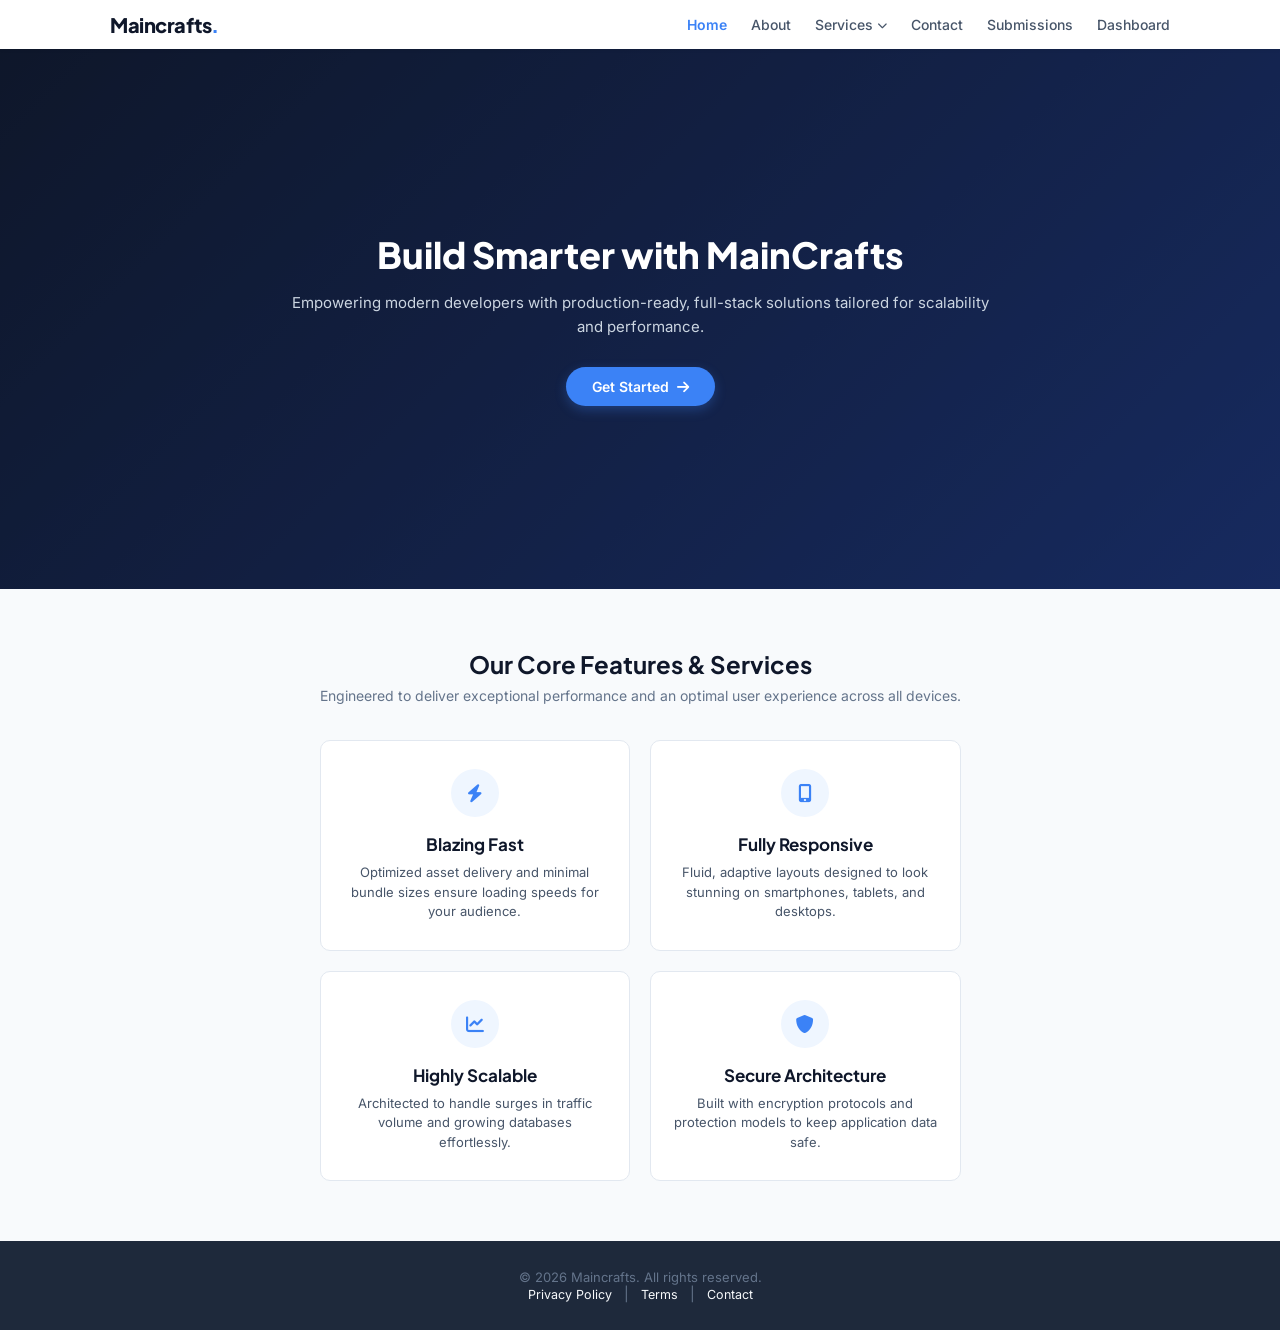
<file: index.html>
<!doctype html>
<html lang="en">
  <head>
    <meta charset="UTF-8" />
    <meta name="viewport" content="width=device-width, initial-scale=1.0" />
    <title>Maincrafts | Home</title>
    <link rel="stylesheet" href="style.css" />
    <link rel="preconnect" href="https://fonts.googleapis.com" />
    <link rel="preconnect" href="https://fonts.gstatic.com" crossorigin />
    <link
      href="https://fonts.googleapis.com/css2?family=Inter:wght@400;500;600&family=Plus+Jakarta+Sans:wght@700;800&display=swap"
      rel="stylesheet"
    />
    <link
      rel="stylesheet"
      href="https://cdnjs.cloudflare.com/ajax/libs/font-awesome/6.0.0/css/all.min.css"
    />
  </head>
  <body>
    <!-- Header & Toggle Navigation -->
    <header class="main-header">
      <div class="header-container">
        <div class="logo">
          <a href="index.html">Maincrafts<span>.</span></a>
        </div>

        <!-- Hamburger Toggle Button -->
        <button
          class="nav-toggle"
          id="navToggle"
          aria-label="Toggle Navigation"
        >
          <i class="fas fa-bars"></i>
        </button>

        <!-- Navigation Menu -->
        <nav class="navbar">
          <ul class="nav-menu" id="navMenu">
            <li class="nav-item">
              <a href="index.html" class="nav-link active">Home</a>
            </li>
            <li class="nav-item">
              <a href="about.html" class="nav-link">About</a>
            </li>
            <li class="nav-item dropdown">
              <a href="#" class="nav-link dropdown-toggle">
                Services <i class="fas fa-chevron-down arrow-icon"></i>
              </a>
              <ul class="dropdown-menu">
                <li><a href="#" class="dropdown-item">Web Development</a></li>
                <li><a href="#" class="dropdown-item">App Design</a></li>
                <li><a href="#" class="dropdown-item">Cloud Solutions</a></li>
              </ul>
            </li>
            <li class="nav-item">
              <a href="contact.html" class="nav-link">Contact</a>
            </li>
            <li class="nav-item">
              <a href="submissions.html" class="nav-link">Submissions</a>
            </li>
            <li class="nav-item">
              <a href="dashboard.html" class="nav-link">Dashboard</a>
            </li>
          </ul>
        </nav>
      </div>
    </header>

    <!-- Hero Section -->
    <section class="hero-section">
      <div class="hero-overlay"></div>
      <div class="hero-container">
        <h1 class="hero-heading">Build Smarter with MainCrafts</h1>
        <p class="hero-tagline">
          Empowering modern developers with production-ready, full-stack
          solutions tailored for scalability and performance.
        </p>
        <div class="hero-cta">
          <a href="contact.html" class="cta-btn"
            >Get Started <i class="fas fa-arrow-right"></i
          ></a>
        </div>
      </div>
    </section>

    <!-- Features / Services Section -->
    <section class="features-section">
      <div class="section-header">
        <h2>Our Core Features & Services</h2>
        <p>
          Engineered to deliver exceptional performance and an optimal user
          experience across all devices.
        </p>
      </div>

      <div class="features-grid">
        <div class="feature-card">
          <div class="icon-box"><i class="fas fa-bolt"></i></div>
          <h3>Blazing Fast</h3>
          <p>
            Optimized asset delivery and minimal bundle sizes ensure loading
            speeds for your audience.
          </p>
        </div>
        <div class="feature-card">
          <div class="icon-box"><i class="fas fa-mobile-alt"></i></div>
          <h3>Fully Responsive</h3>
          <p>
            Fluid, adaptive layouts designed to look stunning on smartphones,
            tablets, and desktops.
          </p>
        </div>
        <div class="feature-card">
          <div class="icon-box"><i class="fas fa-chart-line"></i></div>
          <h3>Highly Scalable</h3>
          <p>
            Architected to handle surges in traffic volume and growing databases
            effortlessly.
          </p>
        </div>
        <div class="feature-card">
          <div class="icon-box"><i class="fas fa-shield-alt"></i></div>
          <h3>Secure Architecture</h3>
          <p>
            Built with encryption protocols and protection models to keep
            application data safe.
          </p>
        </div>
      </div>
    </section>

    <!-- Footer -->
    <footer class="main-footer">
      <div class="footer-container">
        <p>&copy; 2026 Maincrafts. All rights reserved.</p>
        <nav class="footer-links">
          <a href="#">Privacy Policy</a> | <a href="#">Terms</a> |
          <a href="contact.html">Contact</a>
        </nav>
      </div>
    </footer>

    <script src="script.js"></script>
  </body>
</html>
</file>
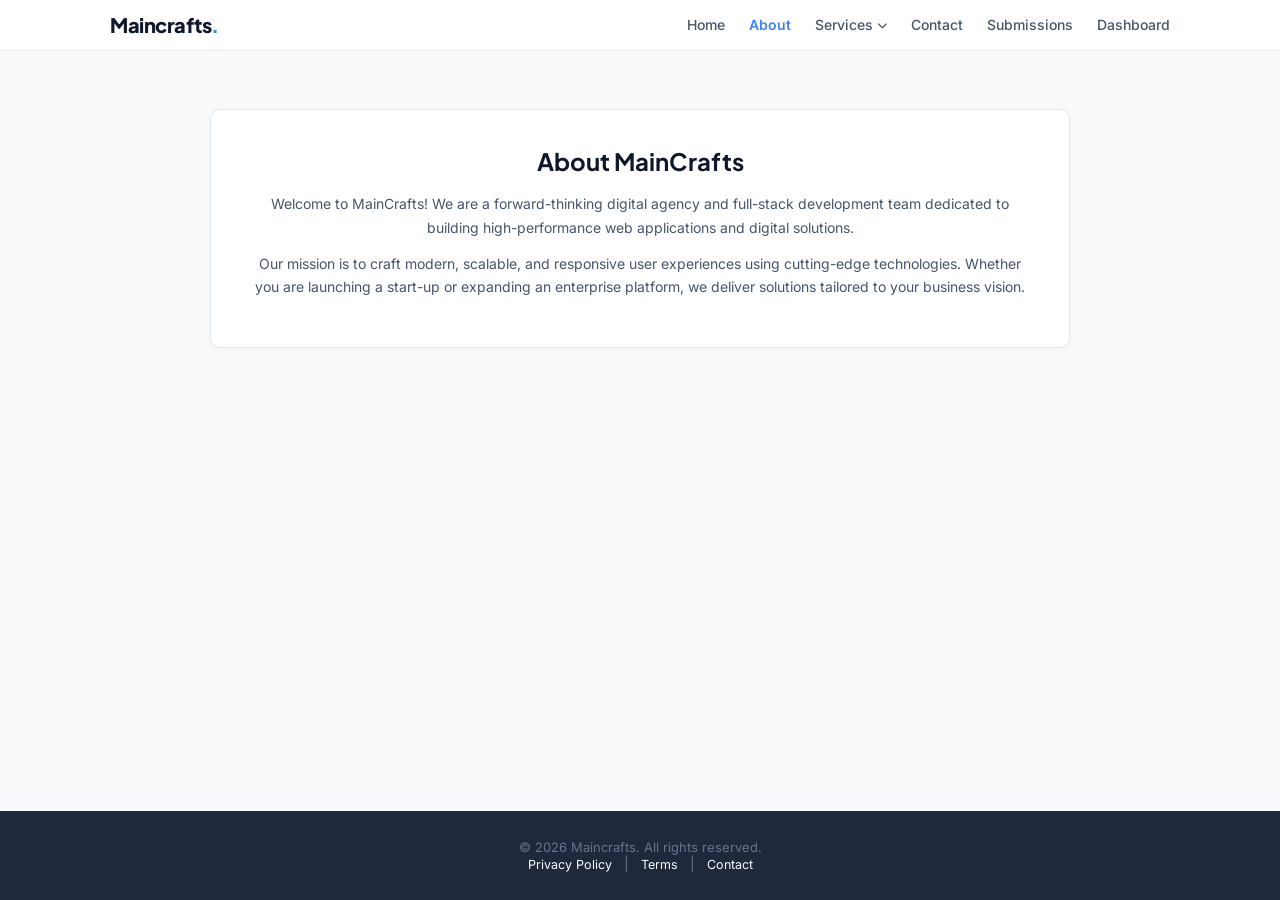
<file: about.html>
<!doctype html>
<html lang="en">
  <head>
    <meta charset="UTF-8" />
    <meta name="viewport" content="width=device-width, initial-scale=1.0" />
    <title>Maincrafts | About Us</title>
    <link rel="stylesheet" href="style.css" />
    <link rel="preconnect" href="https://fonts.googleapis.com" />
    <link rel="preconnect" href="https://fonts.gstatic.com" crossorigin />
    <link
      href="https://fonts.googleapis.com/css2?family=Inter:wght@400;500;600&family=Plus+Jakarta+Sans:wght@700;800&display=swap"
      rel="stylesheet"
    />
    <link
      rel="stylesheet"
      href="https://cdnjs.cloudflare.com/ajax/libs/font-awesome/6.0.0/css/all.min.css"
    />
  </head>
  <body>
    <!-- Header & Toggle Navigation -->
    <header class="main-header">
      <div class="header-container">
        <div class="logo">
          <a href="index.html">Maincrafts<span>.</span></a>
        </div>

        <button
          class="nav-toggle"
          id="navToggle"
          aria-label="Toggle Navigation"
        >
          <i class="fas fa-bars"></i>
        </button>

        <nav class="navbar">
          <ul class="nav-menu" id="navMenu">
            <li class="nav-item">
              <a href="index.html" class="nav-link">Home</a>
            </li>
            <li class="nav-item">
              <a href="about.html" class="nav-link active">About</a>
            </li>
            <li class="nav-item dropdown">
              <a href="#" class="nav-link dropdown-toggle">
                Services <i class="fas fa-chevron-down arrow-icon"></i>
              </a>
              <ul class="dropdown-menu">
                <li><a href="#" class="dropdown-item">Web Development</a></li>
                <li><a href="#" class="dropdown-item">App Design</a></li>
                <li><a href="#" class="dropdown-item">Cloud Solutions</a></li>
              </ul>
            </li>
            <li class="nav-item">
              <a href="contact.html" class="nav-link">Contact</a>
            </li>
            <li class="nav-item">
              <a href="submissions.html" class="nav-link">Submissions</a>
            </li>
            <li class="nav-item">
              <a href="dashboard.html" class="nav-link">Dashboard</a>
            </li>
          </ul>
        </nav>
      </div>
    </header>

    <!-- About Section -->
    <section class="about-section">
      <div class="about-container">
        <div class="about-content">
          <h2>About MainCrafts</h2>
          <p>
            Welcome to MainCrafts! We are a forward-thinking digital agency and
            full-stack development team dedicated to building high-performance
            web applications and digital solutions.
          </p>
          <p>
            Our mission is to craft modern, scalable, and responsive user
            experiences using cutting-edge technologies. Whether you are
            launching a start-up or expanding an enterprise platform, we deliver
            solutions tailored to your business vision.
          </p>
        </div>
      </div>
    </section>

    <!-- Footer -->
    <footer class="main-footer">
      <div class="footer-container">
        <p>&copy; 2026 Maincrafts. All rights reserved.</p>
        <nav class="footer-links">
          <a href="#">Privacy Policy</a> | <a href="#">Terms</a> |
          <a href="contact.html">Contact</a>
        </nav>
      </div>
    </footer>

    <script src="script.js"></script>
  </body>
</html>
</file>
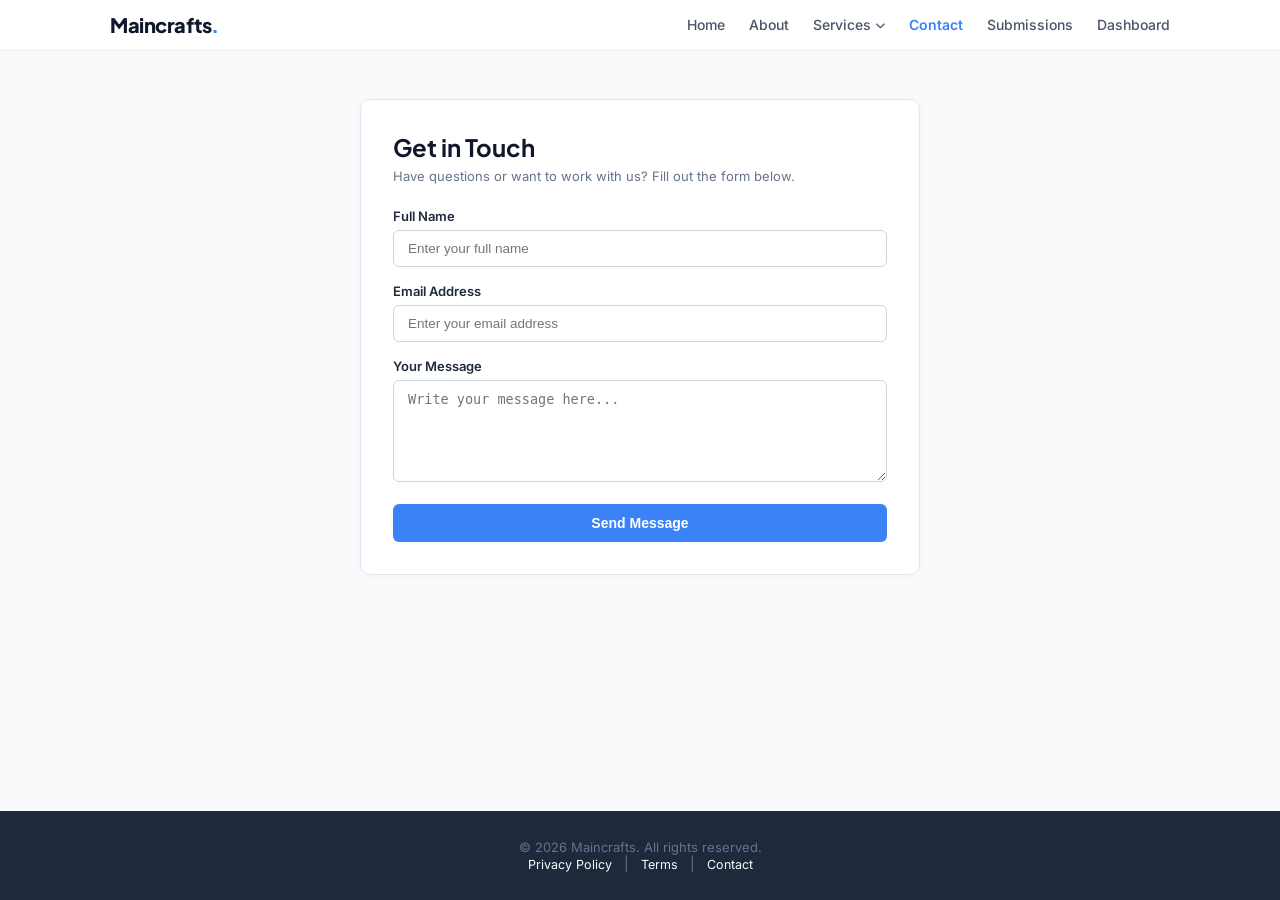
<file: contact.html>
<!doctype html>
<html lang="en">
  <head>
    <meta charset="UTF-8" />
    <meta name="viewport" content="width=device-width, initial-scale=1.0" />
    <title>Maincrafts | Contact Us</title>
    <link rel="stylesheet" href="style.css" />
    <link rel="preconnect" href="https://fonts.googleapis.com" />
    <link rel="preconnect" href="https://fonts.gstatic.com" crossorigin />
    <link
      href="https://fonts.googleapis.com/css2?family=Inter:wght@400;500;600&family=Plus+Jakarta+Sans:wght@700;800&display=swap"
      rel="stylesheet"
    />
    <link
      rel="stylesheet"
      href="https://cdnjs.cloudflare.com/ajax/libs/font-awesome/6.0.0/css/all.min.css"
    />
  </head>
  <body>
    <!-- Header & Toggle Navigation -->
    <header class="main-header">
      <div class="header-container">
        <div class="logo">
          <a href="index.html">Maincrafts<span>.</span></a>
        </div>

        <button
          class="nav-toggle"
          id="navToggle"
          aria-label="Toggle Navigation"
        >
          <i class="fas fa-bars"></i>
        </button>

        <nav class="navbar">
          <ul class="nav-menu" id="navMenu">
            <li class="nav-item">
              <a href="index.html" class="nav-link">Home</a>
            </li>
            <li class="nav-item">
              <a href="about.html" class="nav-link">About</a>
            </li>
            <li class="nav-item dropdown">
              <a href="#" class="nav-link dropdown-toggle">
                Services <i class="fas fa-chevron-down arrow-icon"></i>
              </a>
              <ul class="dropdown-menu">
                <li><a href="#" class="dropdown-item">Web Development</a></li>
                <li><a href="#" class="dropdown-item">App Design</a></li>
                <li><a href="#" class="dropdown-item">Cloud Solutions</a></li>
              </ul>
            </li>
            <li class="nav-item">
              <a href="contact.html" class="nav-link active">Contact</a>
            </li>
            <li class="nav-item">
              <a href="submissions.html" class="nav-link">Submissions</a>
            </li>
            <li class="nav-item">
              <a href="dashboard.html" class="nav-link">Dashboard</a>
            </li>
          </ul>
        </nav>
      </div>
    </header>

    <!-- Contact Form Section -->
    <section class="contact-section">
      <div class="contact-container">
        <h2>Get in Touch</h2>
        <p>Have questions or want to work with us? Fill out the form below.</p>

        <form id="contactForm" class="contact-form" novalidate>
          <div class="form-group">
            <label for="name">Full Name</label>
            <input
              type="text"
              id="name"
              name="name"
              placeholder="Enter your full name"
            />
          </div>

          <div class="form-group">
            <label for="email">Email Address</label>
            <input
              type="email"
              id="email"
              name="email"
              placeholder="Enter your email address"
            />
          </div>

          <div class="form-group">
            <label for="message">Your Message</label>
            <textarea
              id="message"
              name="message"
              rows="5"
              placeholder="Write your message here..."
            ></textarea>
          </div>

          <button type="submit" class="submit-btn">Send Message</button>
        </form>
      </div>
    </section>

    <!-- Footer -->
    <footer class="main-footer">
      <div class="footer-container">
        <p>&copy; 2026 Maincrafts. All rights reserved.</p>
        <nav class="footer-links">
          <a href="#">Privacy Policy</a> | <a href="#">Terms</a> |
          <a href="contact.html">Contact</a>
        </nav>
      </div>
    </footer>

    <script src="script.js"></script>
  </body>
</html>
</file>
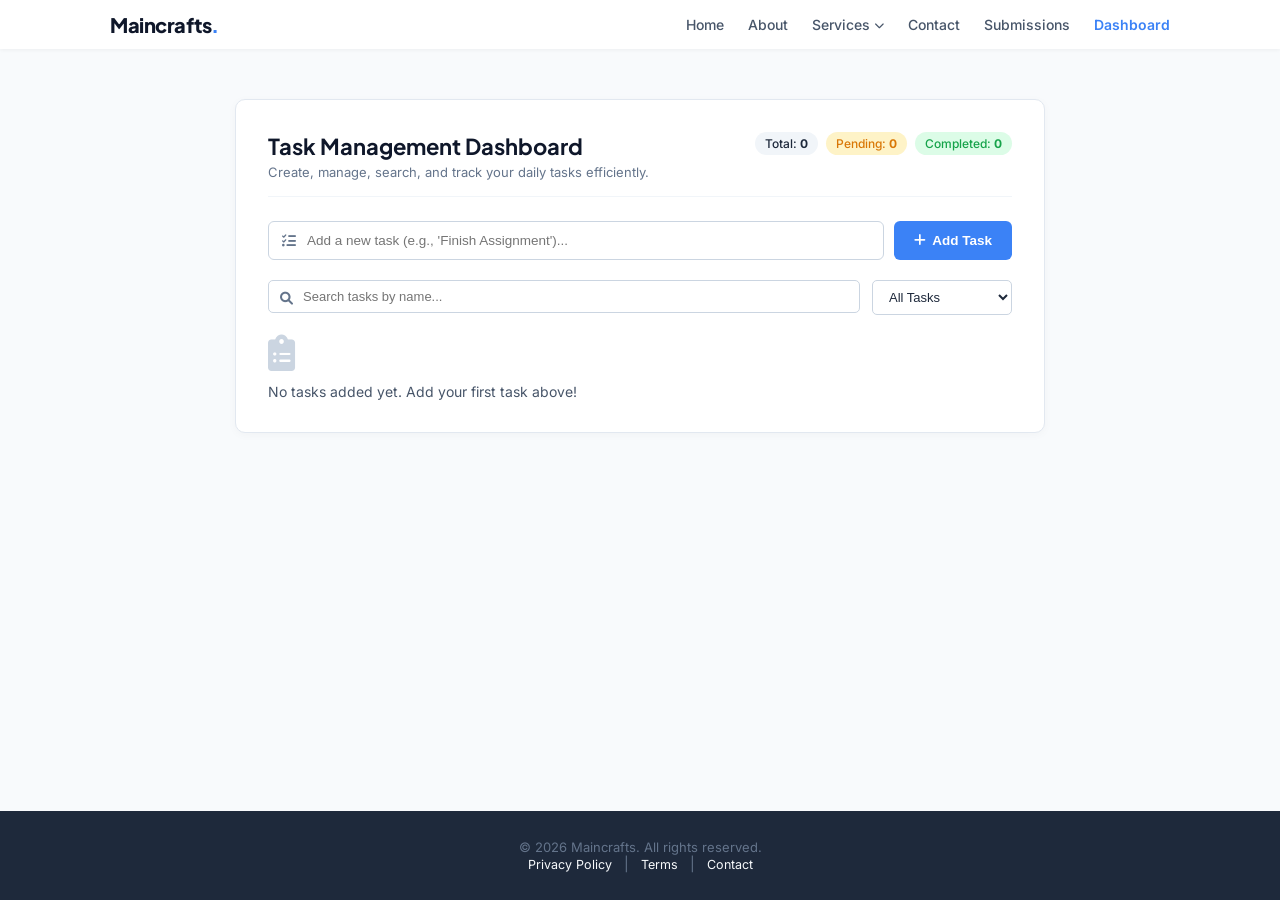
<file: dashboard.html>
<!doctype html>
<html lang="en">
  <head>
    <meta charset="UTF-8" />
    <meta name="viewport" content="width=device-width, initial-scale=1.0" />
    <title>Maincrafts | Task Dashboard</title>
    <link rel="stylesheet" href="style.css" />
    <link rel="preconnect" href="https://fonts.googleapis.com" />
    <link rel="preconnect" href="https://fonts.gstatic.com" crossorigin />
    <link
      href="https://fonts.googleapis.com/css2?family=Inter:wght@400;500;600&family=Plus+Jakarta+Sans:wght@700;800&display=swap"
      rel="stylesheet"
    />
    <link
      rel="stylesheet"
      href="https://cdnjs.cloudflare.com/ajax/libs/font-awesome/6.0.0/css/all.min.css"
    />
  </head>
  <body>
    <!-- Header & Toggle Navigation -->
    <header class="main-header">
      <div class="header-container">
        <div class="logo">
          <a href="index.html">Maincrafts<span>.</span></a>
        </div>

        <button
          class="nav-toggle"
          id="navToggle"
          aria-label="Toggle Navigation"
        >
          <i class="fas fa-bars"></i>
        </button>

        <nav class="navbar">
          <ul class="nav-menu" id="navMenu">
            <li class="nav-item">
              <a href="index.html" class="nav-link">Home</a>
            </li>
            <li class="nav-item">
              <a href="about.html" class="nav-link">About</a>
            </li>
            <li class="nav-item dropdown">
              <a href="#" class="nav-link dropdown-toggle">
                Services <i class="fas fa-chevron-down arrow-icon"></i>
              </a>
              <ul class="dropdown-menu">
                <li><a href="#" class="dropdown-item">Web Development</a></li>
                <li><a href="#" class="dropdown-item">App Design</a></li>
                <li><a href="#" class="dropdown-item">Cloud Solutions</a></li>
              </ul>
            </li>
            <li class="nav-item">
              <a href="contact.html" class="nav-link">Contact</a>
            </li>
            <li class="nav-item">
              <a href="submissions.html" class="nav-link">Submissions</a>
            </li>
            <li class="nav-item">
              <a href="dashboard.html" class="nav-link active">Dashboard</a>
            </li>
          </ul>
        </nav>
      </div>
    </header>

    <!-- Task Dashboard Section -->
    <section class="dashboard-section">
      <div class="dashboard-container">
        <!-- Header & Summary Stats -->
        <div class="dashboard-header">
          <div>
            <h2>Task Management Dashboard</h2>
            <p>
              Create, manage, search, and track your daily tasks efficiently.
            </p>
          </div>
          <div class="task-stats">
            <span class="stat-badge total"
              >Total: <strong id="totalStat">0</strong></span
            >
            <span class="stat-badge pending"
              >Pending: <strong id="pendingStat">0</strong></span
            >
            <span class="stat-badge completed"
              >Completed: <strong id="completedStat">0</strong></span
            >
          </div>
        </div>

        <!-- Task Input Form -->
        <form id="addTaskForm" class="add-task-form">
          <div class="task-input-wrapper">
            <i class="fas fa-tasks input-icon"></i>
            <input
              type="text"
              id="taskInput"
              placeholder="Add a new task (e.g., 'Finish Assignment')..."
              required
            />
          </div>
          <button type="submit" class="add-btn">
            <i class="fas fa-plus"></i> Add Task
          </button>
        </form>

        <!-- Search & Filter Bar -->
        <div class="controls-bar">
          <div class="search-box">
            <i class="fas fa-search search-icon"></i>
            <input
              type="text"
              id="taskSearch"
              placeholder="Search tasks by name..."
            />
          </div>
          <div class="filter-box">
            <select id="taskFilter" class="filter-select">
              <option value="all">All Tasks</option>
              <option value="pending">Pending Only</option>
              <option value="completed">Completed Only</option>
            </select>
          </div>
        </div>

        <!-- Task List Container -->
        <ul id="taskList" class="task-list">
          <!-- Dynamically generated by script.js -->
        </ul>
      </div>
    </section>

    <!-- Footer -->
    <footer class="main-footer">
      <div class="footer-container">
        <p>&copy; 2026 Maincrafts. All rights reserved.</p>
        <nav class="footer-links">
          <a href="#">Privacy Policy</a> | <a href="#">Terms</a> |
          <a href="contact.html">Contact</a>
        </nav>
      </div>
    </footer>

    <script src="script.js"></script>
  </body>
</html>
</file>
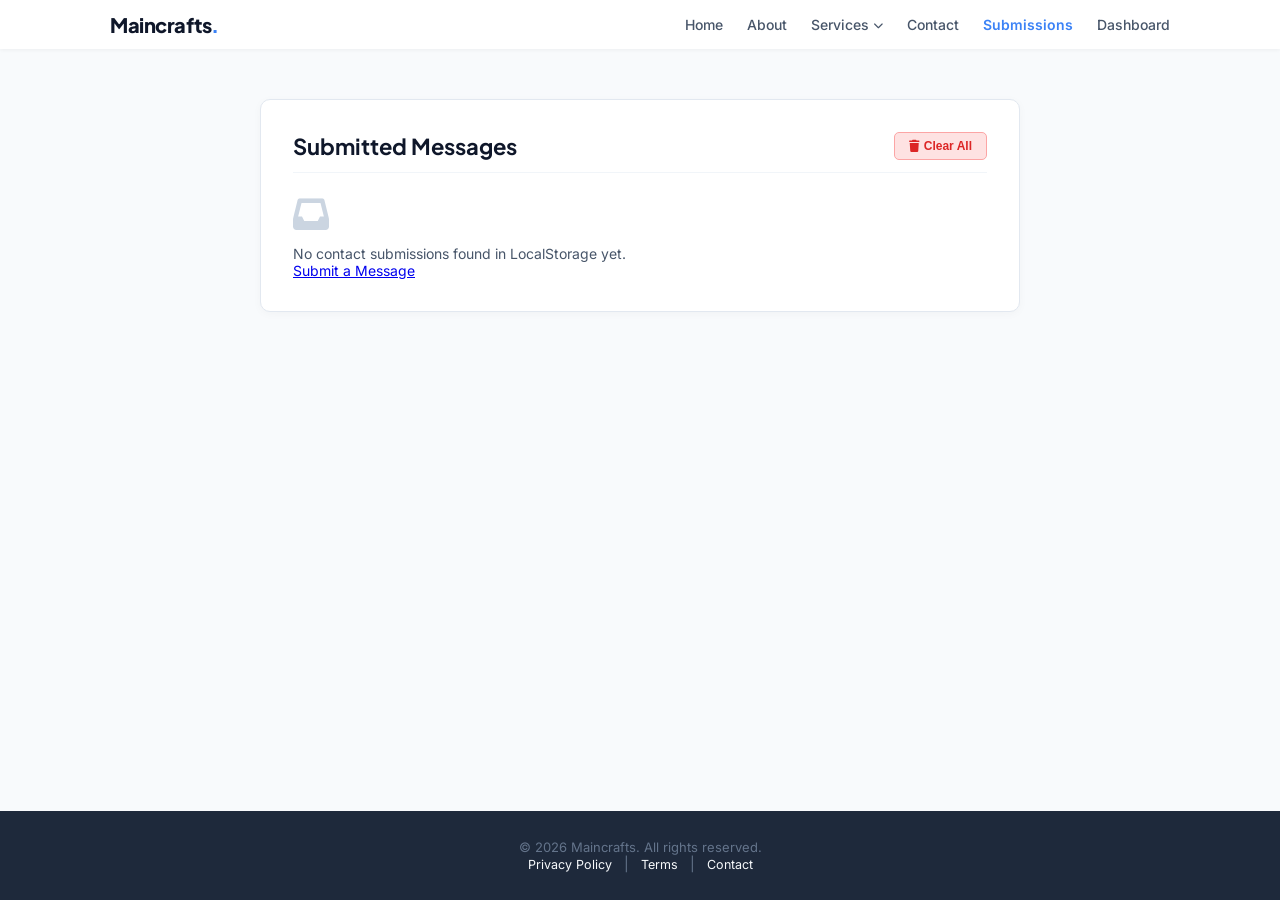
<file: submissions.html>
<!doctype html>
<html lang="en">
  <head>
    <meta charset="UTF-8" />
    <meta name="viewport" content="width=device-width, initial-scale=1.0" />
    <title>Maincrafts | Submissions</title>
    <link rel="stylesheet" href="style.css" />
    <link rel="preconnect" href="https://fonts.googleapis.com" />
    <link rel="preconnect" href="https://fonts.gstatic.com" crossorigin />
    <link
      href="https://fonts.googleapis.com/css2?family=Inter:wght@400;500;600&family=Plus+Jakarta+Sans:wght@700;800&display=swap"
      rel="stylesheet"
    />
    <link
      rel="stylesheet"
      href="https://cdnjs.cloudflare.com/ajax/libs/font-awesome/6.0.0/css/all.min.css"
    />
  </head>
  <body>
    <!-- Header & Toggle Navigation -->
    <header class="main-header">
      <div class="header-container">
        <div class="logo">
          <a href="index.html">Maincrafts<span>.</span></a>
        </div>

        <button
          class="nav-toggle"
          id="navToggle"
          aria-label="Toggle Navigation"
        >
          <i class="fas fa-bars"></i>
        </button>

        <nav class="navbar">
          <ul class="nav-menu" id="navMenu">
            <li class="nav-item">
              <a href="index.html" class="nav-link">Home</a>
            </li>
            <li class="nav-item">
              <a href="about.html" class="nav-link">About</a>
            </li>
            <li class="nav-item dropdown">
              <a href="#" class="nav-link dropdown-toggle">
                Services <i class="fas fa-chevron-down arrow-icon"></i>
              </a>
              <ul class="dropdown-menu">
                <li><a href="#" class="dropdown-item">Web Development</a></li>
                <li><a href="#" class="dropdown-item">App Design</a></li>
                <li><a href="#" class="dropdown-item">Cloud Solutions</a></li>
              </ul>
            </li>
            <li class="nav-item">
              <a href="contact.html" class="nav-link">Contact</a>
            </li>
            <li class="nav-item">
              <a href="submissions.html" class="nav-link active">Submissions</a>
            </li>
            <li class="nav-item">
              <a href="dashboard.html" class="nav-link">Dashboard</a>
            </li>
          </ul>
        </nav>
      </div>
    </header>

    <!-- Submissions View Section -->
    <section class="submissions-section">
      <div class="submissions-container">
        <div class="submissions-header">
          <h2>Submitted Messages</h2>
          <button id="clearDataBtn" class="clear-btn">
            <i class="fas fa-trash"></i> Clear All
          </button>
        </div>

        <div id="submissionsList" class="submissions-list">
          <!-- Dynamic Content Rendered via script.js -->
        </div>
      </div>
    </section>

    <!-- Footer -->
    <footer class="main-footer">
      <div class="footer-container">
        <p>&copy; 2026 Maincrafts. All rights reserved.</p>
        <nav class="footer-links">
          <a href="#">Privacy Policy</a> | <a href="#">Terms</a> |
          <a href="contact.html">Contact</a>
        </nav>
      </div>
    </footer>

    <script src="script.js"></script>
  </body>
</html>
</file>
<file: style.css>
:root {
  --primary-dark: #0f172a; 
  --secondary-slate: #1e293b;
  --accent-blue: #3b82f6; 
  --accent-hover: #1d4ed8; 
  --text-main: #475569; 
  --text-light: #64748b; 
  --bg-light: #f8fafc; 
  --white: #ffffff;

 
  --font-heading: "Plus Jakarta Sans", sans-serif;
  --font-body: "Inter", sans-serif;
}

* {
  margin: 0;
  padding: 0;
  box-sizing: border-box;
}

body {
  background-color: var(--bg-light);
  color: var(--text-main);
  font-family: var(--font-body);
  font-size: 14px; 
  -webkit-font-smoothing: antialiased;
  display: flex;
  flex-direction: column;
  min-height: 100vh;
}

h1,
h2,
h3,
.logo a {
  font-family: var(--font-heading);
}


   /* HEADER & TOGGLE NAVIGATION */
  
.main-header {
  background-color: var(--white);
  box-shadow: 0 1px 4px rgba(0, 0, 0, 0.05);
  position: sticky;
  top: 0;
  z-index: 1000;
}

.header-container {
  max-width: 1100px;
  margin: 0 auto;
  display: flex;
  justify-content: space-between;
  align-items: center;
  padding: 12px 20px;
  position: relative;
}

.logo a {
  font-size: 20px;
  font-weight: 800;
  color: var(--primary-dark);
  text-decoration: none;
  letter-spacing: -0.5px;
}

.logo span {
  color: var(--accent-blue);
}

.nav-toggle {
  display: none;
  background: none;
  border: none;
  font-size: 20px;
  color: var(--primary-dark);
  cursor: pointer;
  padding: 5px;
}

.nav-menu {
  list-style: none;
  display: flex;
  align-items: center;
  gap: 24px;
}

.nav-link {
  text-decoration: none;
  color: var(--text-main);
  font-weight: 500;
  font-size: 14px;
  transition: color 0.2s ease;
  display: flex;
  align-items: center;
  gap: 5px;
}

.nav-link:hover,
.nav-link.active {
  color: var(--accent-blue);
  font-weight: 600;
}

/* Dropdown Menu */
.dropdown {
  position: relative;
}

.arrow-icon {
  font-size: 10px;
  transition: transform 0.3s ease;
}

.dropdown-menu {
  position: absolute;
  top: 100%;
  left: 0;
  background-color: var(--white);
  box-shadow: 0 8px 20px rgba(0, 0, 0, 0.08);
  border-radius: 6px;
  padding: 8px 0;
  min-width: 170px;
  list-style: none;
  opacity: 0;
  visibility: hidden;
  transform: translateY(8px);
  transition: all 0.2s ease;
}

.dropdown-item {
  display: block;
  padding: 8px 16px;
  text-decoration: none;
  color: var(--text-main);
  font-size: 13px;
  transition:
    background-color 0.2s ease,
    color 0.2s ease;
}

.dropdown-item:hover {
  background-color: #f1f5f9;
  color: var(--accent-blue);
}

.dropdown:hover .dropdown-menu {
  opacity: 1;
  visibility: visible;
  transform: translateY(0);
}

.dropdown:hover .arrow-icon {
  transform: rotate(180deg);
}


   /* HERO SECTION */
  
.hero-section {
  position: relative;
  width: 100%;
  min-height: 60vh;
  display: flex;
  align-items: center;
  justify-content: center;
  text-align: center;
  background:
    linear-gradient(135deg, var(--primary-dark) 0%, #1e3a8a 100%),
    url("https://images.unsplash.com/photo-1555066931-4365d14bab8c?q=80&w=1920")
      no-repeat center center/cover;
  background-blend-mode: overlay;
  padding: 50px 20px;
}

.hero-overlay {
  position: absolute;
  top: 0;
  left: 0;
  width: 100%;
  height: 100%;
  background-color: rgba(15, 23, 42, 0.45);
  z-index: 1;
}

.hero-container {
  position: relative;
  max-width: 720px;
  z-index: 2;
  color: var(--white);
}

.hero-heading {
  font-size: 36px;
  font-weight: 800;
  line-height: 1.25;
  margin-bottom: 14px;
}

.hero-tagline {
  font-size: 15px;
  color: #cbd5e1;
  line-height: 1.6;
  margin-bottom: 28px;
}

.cta-btn {
  display: inline-flex;
  align-items: center;
  gap: 8px;
  background-color: var(--accent-blue);
  color: var(--white);
  text-decoration: none;
  font-size: 14px;
  font-weight: 600;
  padding: 11px 26px;
  border-radius: 50px;
  box-shadow: 0 4px 12px rgba(59, 130, 246, 0.3);
  transition: all 0.2s ease;
}

.cta-btn:hover {
  background-color: var(--accent-hover);
  transform: translateY(-1px);
}


   /* FEATURES GRID SECTION */
  
.features-section {
  max-width: 1100px;
  margin: 0 auto;
  padding: 60px 20px;
}

.section-header {
  text-align: center;
  margin-bottom: 36px;
}

.section-header h2 {
  font-size: 24px;
  color: var(--primary-dark);
  margin-bottom: 8px;
}

.section-header p {
  font-size: 14px;
  color: var(--text-light);
}

.features-grid {
  display: grid;
  grid-template-columns: repeat(auto-fit, minmax(220px, 1fr));
  gap: 20px;
}

.feature-card {
  background-color: var(--white);
  border-radius: 10px;
  padding: 28px 20px;
  text-align: center;
  border: 1px solid #e2e8f0;
  transition: all 0.2s ease;
}

.feature-card:hover {
  transform: translateY(-3px);
  box-shadow: 0 8px 20px rgba(0, 0, 0, 0.05);
}

.icon-box {
  width: 48px;
  height: 48px;
  background-color: #eff6ff;
  color: var(--accent-blue);
  border-radius: 50%;
  display: flex;
  align-items: center;
  justify-content: center;
  margin: 0 auto 16px auto;
  font-size: 18px;
  transition: all 0.2s ease;
}

.feature-card:hover .icon-box {
  background-color: var(--accent-blue);
  color: var(--white);
}

.feature-card h3 {
  font-size: 17px;
  color: var(--primary-dark);
  margin-bottom: 8px;
}

.feature-card p {
  font-size: 13px;
  color: var(--text-main);
  line-height: 1.5;
}


   /* ABOUT PAGE SECTION */
   
.about-section {
  flex: 1;
  max-width: 900px;
  margin: 0 auto;
  padding: 60px 20px;
}

.about-container {
  background-color: var(--white);
  border-radius: 10px;
  padding: 36px;
  border: 1px solid #e2e8f0;
  box-shadow: 0 2px 10px rgba(0, 0, 0, 0.03);
}

.about-content h2 {
  font-size: 24px;
  color: var(--primary-dark);
  text-align: center;
  margin-bottom: 16px;
}

.about-content p {
  font-size: 14px;
  color: var(--text-main);
  text-align: center;
  line-height: 1.7;
  margin-bottom: 12px;
}


   /* CONTACT FORM SECTION */
 
.contact-section {
  flex: 1;
  max-width: 600px;
  margin: 0 auto;
  padding: 50px 20px;
  width: 100%;
}

.contact-container {
  background-color: var(--white);
  border-radius: 10px;
  padding: 32px;
  border: 1px solid #e2e8f0;
  box-shadow: 0 2px 10px rgba(0, 0, 0, 0.03);
}

.contact-container h2 {
  font-size: 24px;
  color: var(--primary-dark);
  margin-bottom: 6px;
}

.contact-container p {
  font-size: 13px;
  color: var(--text-light);
  margin-bottom: 24px;
}

.contact-form {
  display: flex;
  flex-direction: column;
  gap: 16px;
}

.form-group {
  display: flex;
  flex-direction: column;
  gap: 6px;
  text-align: left;
}

.form-group label {
  font-size: 13px;
  font-weight: 600;
  color: var(--secondary-slate);
}

.form-group input,
.form-group textarea {
  width: 100%;
  padding: 10px 14px;
  border: 1px solid #cbd5e1;
  border-radius: 6px;
  font-size: 13.5px;
  color: var(--primary-dark);
  outline: none;
  transition: border-color 0.2s ease;
}

.form-group input:focus,
.form-group textarea:focus {
  border-color: var(--accent-blue);
  box-shadow: 0 0 0 3px rgba(59, 130, 246, 0.12);
}

.submit-btn {
  background-color: var(--accent-blue);
  color: var(--white);
  border: none;
  padding: 11px 22px;
  border-radius: 6px;
  font-size: 14px;
  font-weight: 600;
  cursor: pointer;
  transition: background-color 0.2s ease;
  margin-top: 6px;
}

.submit-btn:hover {
  background-color: var(--accent-hover);
}


   /* SUBMISSIONS PAGE STYLING */
   
.submissions-section {
  flex: 1;
  max-width: 800px;
  margin: 0 auto;
  padding: 50px 20px;
  width: 100%;
}

.submissions-container {
  background-color: var(--white);
  border-radius: 10px;
  padding: 32px;
  border: 1px solid #e2e8f0;
  box-shadow: 0 2px 10px rgba(0, 0, 0, 0.03);
}

.submissions-header {
  display: flex;
  justify-content: space-between;
  align-items: center;
  margin-bottom: 24px;
  border-bottom: 1px solid #f1f5f9;
  padding-bottom: 12px;
}

.submissions-header h2 {
  font-size: 22px;
  color: var(--primary-dark);
}

.clear-btn {
  background-color: #fee2e2;
  color: #dc2626;
  border: 1px solid #fca5a5;
  padding: 6px 14px;
  border-radius: 5px;
  font-size: 12px;
  font-weight: 600;
  cursor: pointer;
  transition: all 0.2s ease;
}

.clear-btn:hover {
  background-color: #dc2626;
  color: var(--white);
}

.submissions-list {
  display: flex;
  flex-direction: column;
  gap: 16px;
}

.submission-card {
  background-color: #f8fafc;
  border: 1px solid #e2e8f0;
  border-radius: 6px;
  padding: 16px;
}

.sender-name {
  font-weight: 700;
  font-size: 14px;
  color: var(--primary-dark);
}

.submission-date {
  font-size: 11px;
  color: var(--text-light);
}

.sender-email {
  font-size: 13px;
  color: var(--accent-blue);
  margin-bottom: 10px;
}

.message-box {
  background-color: var(--white);
  padding: 10px 14px;
  border-radius: 5px;
  border: 1px solid #e2e8f0;
  font-size: 13px;
  color: var(--text-main);
}

.empty-state i {
  font-size: 36px;
  margin-bottom: 12px;
  color: #cbd5e1;
}


   /* TASK DASHBOARD STYLING */

.dashboard-section {
  flex: 1;
  max-width: 850px;
  margin: 0 auto;
  padding: 50px 20px;
  width: 100%;
}

.dashboard-container {
  background-color: var(--white);
  border-radius: 10px;
  padding: 32px;
  border: 1px solid #e2e8f0;
  box-shadow: 0 2px 10px rgba(0, 0, 0, 0.03);
}

.dashboard-header {
  display: flex;
  justify-content: space-between;
  align-items: flex-start;
  flex-wrap: wrap;
  gap: 16px;
  margin-bottom: 24px;
  border-bottom: 1px solid #f1f5f9;
  padding-bottom: 16px;
}

.dashboard-header h2 {
  font-size: 22px;
  color: var(--primary-dark);
  margin-bottom: 4px;
}

.dashboard-header p {
  font-size: 13px;
  color: var(--text-light);
}

.task-stats {
  display: flex;
  gap: 8px;
}

.stat-badge {
  padding: 4px 10px;
  border-radius: 16px;
  font-size: 12px;
  font-weight: 500;
}

.stat-badge.total {
  background-color: #f1f5f9;
  color: var(--secondary-slate);
}
.stat-badge.pending {
  background-color: #fef3c7;
  color: #d97706;
}
.stat-badge.completed {
  background-color: #dcfce7;
  color: #16a34a;
}

.add-task-form {
  display: flex;
  gap: 10px;
  margin-bottom: 20px;
}

.task-input-wrapper {
  position: relative;
  flex: 1;
}

.input-icon {
  position: absolute;
  left: 14px;
  top: 50%;
  transform: translateY(-50%);
  color: var(--text-light);
  font-size: 14px;
}

.task-input-wrapper input {
  width: 100%;
  padding: 11px 14px 11px 38px;
  border: 1px solid #cbd5e1;
  border-radius: 6px;
  font-size: 13.5px;
  color: var(--primary-dark);
  outline: none;
}

.task-input-wrapper input:focus {
  border-color: var(--accent-blue);
}

.add-btn {
  background-color: var(--accent-blue);
  color: var(--white);
  border: none;
  padding: 0 20px;
  border-radius: 6px;
  font-weight: 600;
  font-size: 13.5px;
  cursor: pointer;
  display: flex;
  align-items: center;
  gap: 6px;
  transition: background-color 0.2s ease;
}

.add-btn:hover {
  background-color: var(--accent-hover);
}

.controls-bar {
  display: flex;
  gap: 12px;
  margin-bottom: 20px;
}

.search-box {
  position: relative;
  flex: 1;
}

.search-icon {
  position: absolute;
  left: 12px;
  top: 50%;
  transform: translateY(-50%);
  color: var(--text-light);
  font-size: 13px;
}

.search-box input {
  width: 100%;
  padding: 8px 12px 8px 34px;
  border: 1px solid #cbd5e1;
  border-radius: 5px;
  font-size: 13px;
  outline: none;
}

.filter-select {
  padding: 8px 12px;
  border: 1px solid #cbd5e1;
  border-radius: 5px;
  font-size: 13px;
  color: var(--secondary-slate);
  background-color: var(--white);
  outline: none;
}

.task-list {
  list-style: none;
  display: flex;
  flex-direction: column;
  gap: 10px;
}

.task-item {
  display: flex;
  justify-content: space-between;
  align-items: center;
  background-color: #f8fafc;
  border: 1px solid #e2e8f0;
  border-radius: 6px;
  padding: 10px 14px;
}

.task-text {
  font-size: 13.5px;
  color: var(--primary-dark);
}

.action-btn {
  background: none;
  border: none;
  cursor: pointer;
  font-size: 14px;
  padding: 4px 8px;
  border-radius: 4px;
}


   /* FOOTER */
  
.main-footer {
  background-color: var(--secondary-slate);
  color: var(--text-light);
  padding: 28px 20px;
  text-align: center;
  margin-top: auto;
}

.main-footer p {
  font-size: 13px;
}

.footer-links a {
  color: #f8fafc;
  text-decoration: none;
  margin: 0 8px;
  font-size: 12.5px;
}

.footer-links a:hover {
  color: var(--accent-blue);
}


   /* RESPONSIVE DESIGN & MOBILE MENU TOGGLE */
   
@media (max-width: 992px) {
  .hero-heading {
    font-size: 30px;
  }
  .features-grid {
    grid-template-columns: repeat(2, 1fr);
  }
}

@media (max-width: 768px) {
  .nav-toggle {
    display: block;
  }

  .nav-menu {
    position: absolute;
    top: 100%;
    left: 0;
    width: 100%;
    background-color: var(--white);
    flex-direction: column;
    align-items: center;
    padding: 16px 0;
    box-shadow: 0 8px 15px rgba(0, 0, 0, 0.08);
    display: none;
    gap: 16px;
  }

  .nav-menu.active {
    display: flex;
  }

  .hero-heading {
    font-size: 26px;
  }

  .hero-tagline {
    font-size: 14px;
  }

  .features-grid {
    grid-template-columns: 1fr;
  }

  .about-container,
  .contact-container,
  .submissions-container,
  .dashboard-container {
    padding: 20px 16px;
  }

  .add-task-form,
  .controls-bar {
    flex-direction: column;
  }
}
</file>
